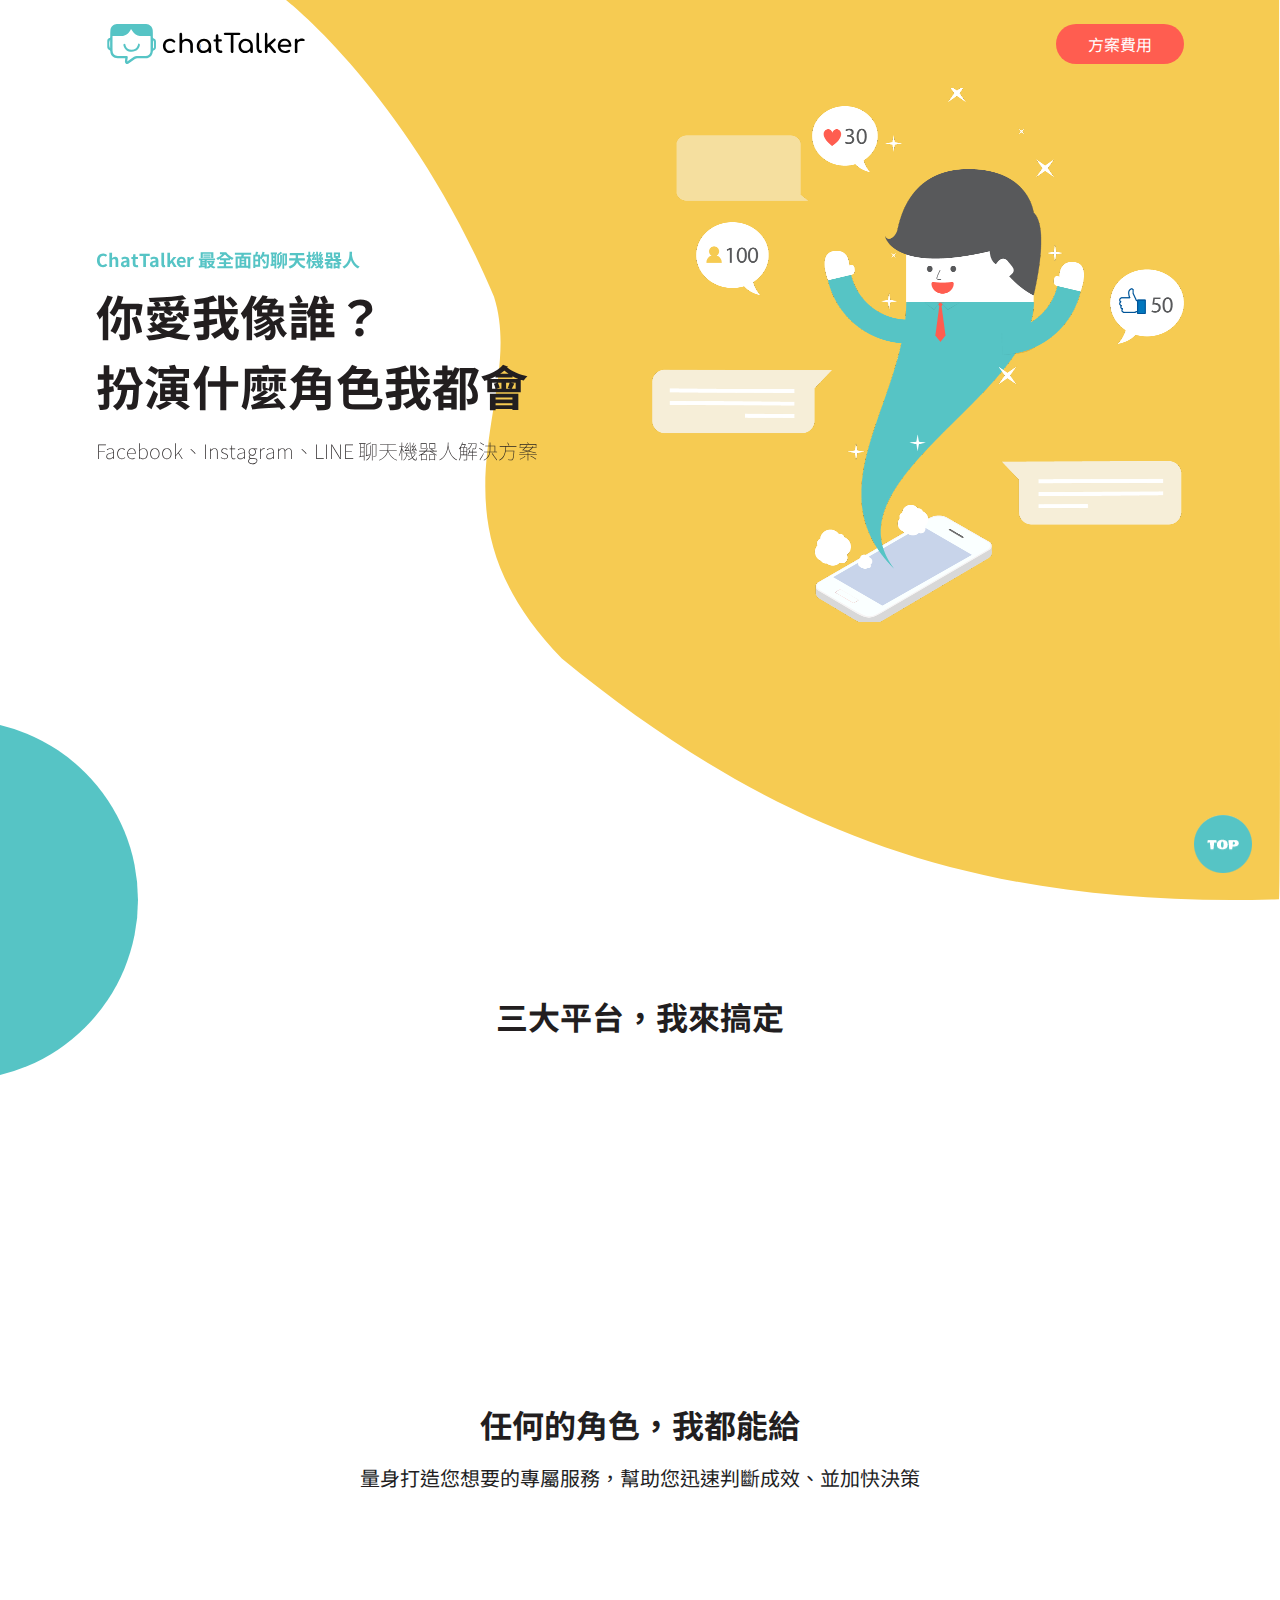
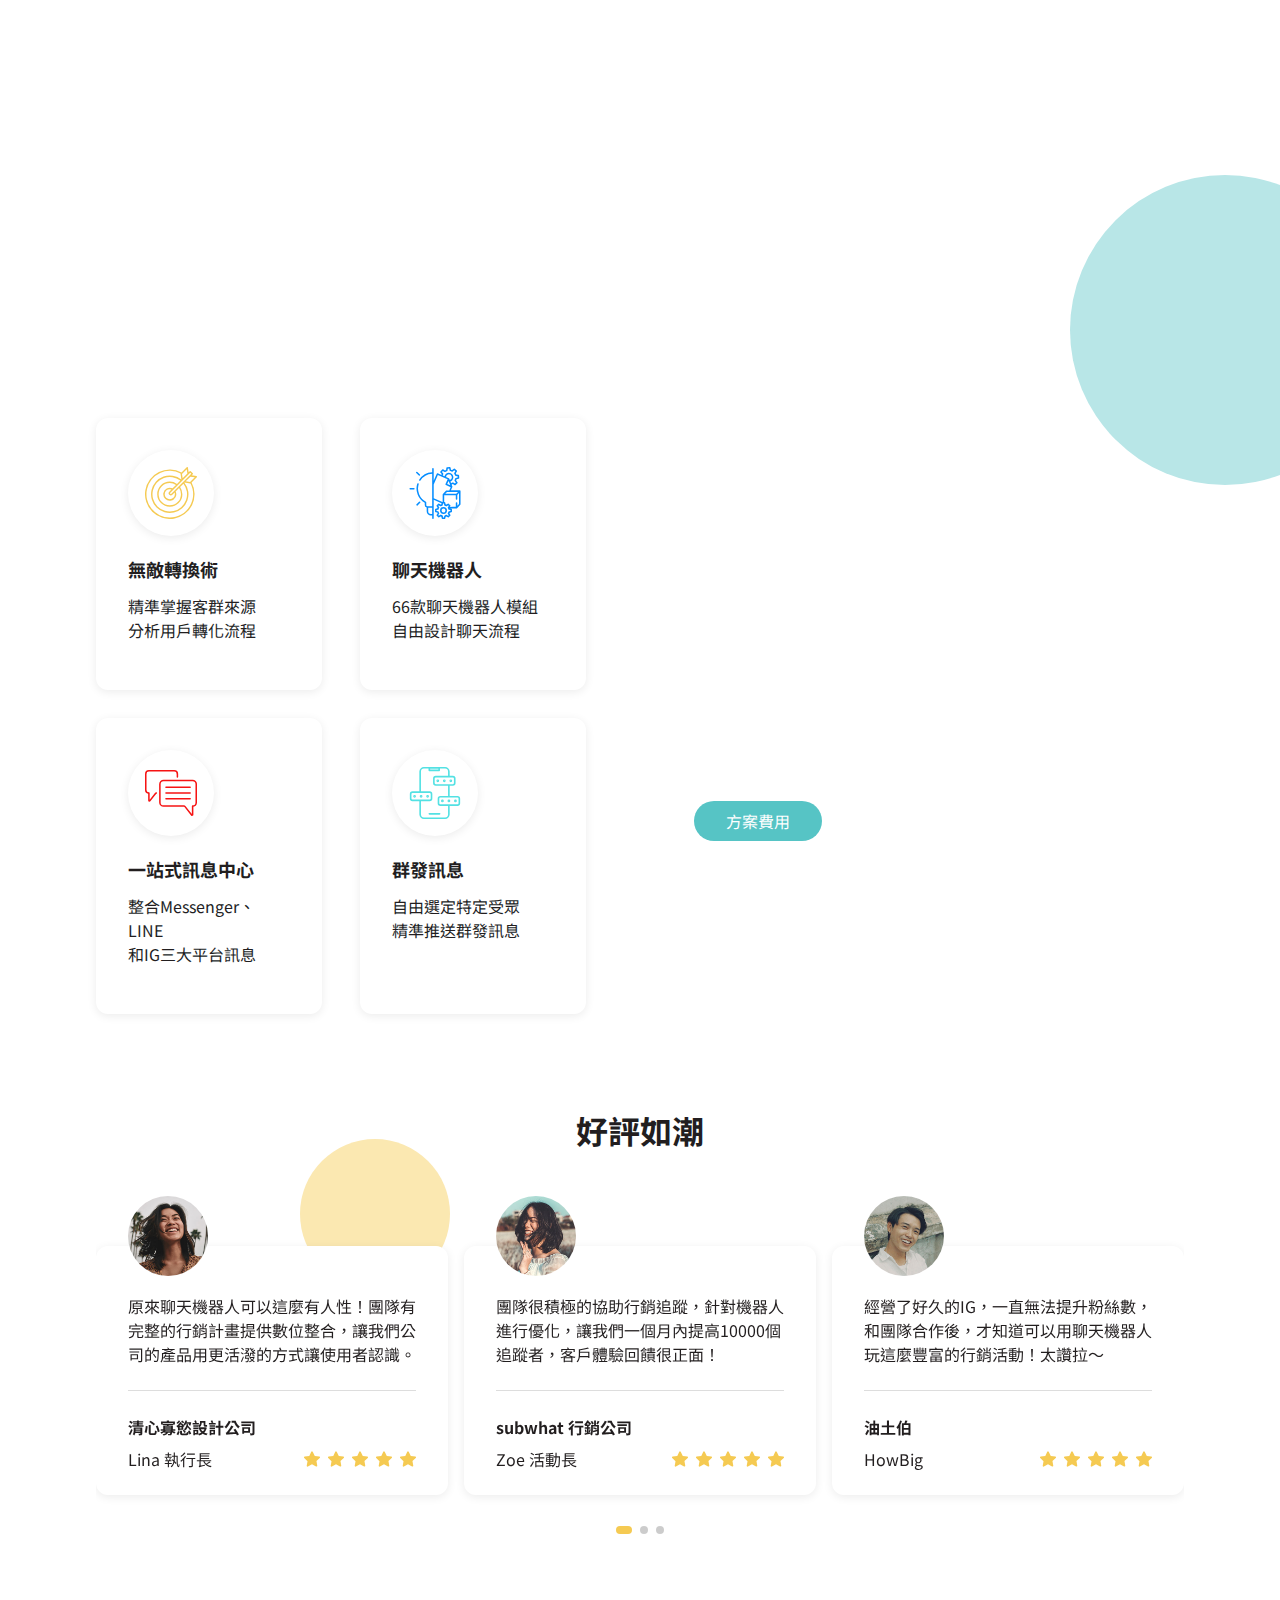
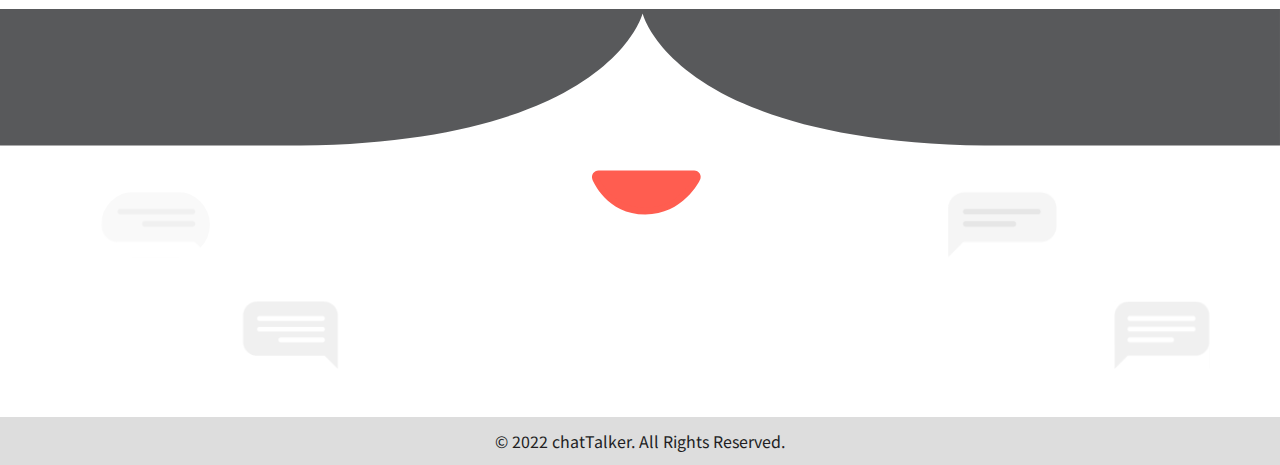
<file: index.html>
<!DOCTYPE html>
<html lang="en">
<head>
    <meta charset="UTF-8">
    <meta http-equiv="X-UA-Compatible" content="IE=edge">
    <meta name="viewport" content="width=device-width, initial-scale=1.0">
    <link rel="shortcut icon" href="img/card01.png" type="image/x-icon">
    <link
        rel="stylesheet"
        href="https://unpkg.com/swiper@8/swiper-bundle.min.css"
    />
    <link href="https://unpkg.com/aos@2.3.1/dist/aos.css" rel="stylesheet">
    <link rel="stylesheet" href="css/all.css">
    <title>ChatBot</title>
</head>
<body>
    <a id="toTop" href="#" class="top-btn"></a>
    <header id="header">
        <img class="bg_home" src="img/bg_home.svg" alt="bg_home">

        <div class="yellow-border">
            <div class="container navbar">
                <h1>
                    <a href="index.html">
                        <img class="logo" src="img/logo.svg" alt="logo">
                    </a>
                </h1>
                <a class="btn btn-red" href="price.html">方案費用</a>
            </div>
        </div>
        <div class="container banner">
            <section>
                <h4 data-aos="fade-down" data-aos-delay="300" class="fs-18 text-primary fw-bold">ChatTalker 最全面的聊天機器人</h4>
                <h2 data-aos="fade-right" class="fs-x3 fw-bold">你愛我像誰？<br>扮演什麼角色我都會</ㄘ>
                <h3 data-aos="fade-up" data-aos-delay="500" class="fs-20">Facebook、Instagram、LINE 聊天機器人解決方案</span>
            </section>
            <div data-aos="fade-left" class="banner-img">
                <img class="mobile-banner" src="img/mobile_banner.svg" alt="mobile_banner">
                <img src="img/home.png" alt="home">
            </div>
        </div>
    </header>

    <main>
        <div class="ball-01"></div>
        <div class="ball-02"></div>
        <div class="ball-03"></div>
        <section class="container platform">
            <h2 class="fs-x2 text-center fw-bold">三大平台，我來搞定</h2>
            <ul>
                <li data-aos="fade-up">
                    <img src="img/messenger.png" alt="Facebook Messenger">
                    <h3 class="fs-x15 fw-bold">Facebook Messenger</h3>
                    <p class="text-gray text-center">結合粉絲專頁，提高粉絲互動率<br>有效經營品牌社群</p>
                </li>
                <li data-aos="fade-up" data-aos-delay="200">
                    <img src="img/line.png" alt="LINE 官方帳號">
                    <h3 class="fs-x15 fw-bold">LINE 官方帳號</h3>
                    <p class="text-gray text-center">融入日常生活，精準傳遞品牌資訊<br>打造個人化專屬服務</p>
                </li>
                <li data-aos="fade-up" data-aos-delay="400">
                    <img src="img/instagram.png" alt="Instagram 商業帳號">
                    <h3 class="fs-x15 fw-bold">Instagram 商業帳號</h3>
                    <p class="text-gray text-center">貼近粉絲，提升品牌自然聲量<br>行銷、抽獎一站完成</p>
                </li>
            </ul>
        </section>

        <section class="container serve">
            <h2 class="fs-x2 fw-bold text-center">任何的角色，我都能給</h2>
            <p class="fs-20 text-center">量身打造您想要的專屬服務，幫助您迅速判斷成效、並加快決策</p>
            <ul>
                <li data-aos="flip-left">
                    <img src="img/card01.png" alt="活動主">
                    <h3 class="text-center fw-bold text-primary">活動主</h3>
                    <p class="text-center">用戶數位足跡掌握在手<br>精準取得客戶輪廓，提供分析</p>
                </li>
                <li data-aos="flip-left" data-aos-delay="200">
                    <img src="img/card02.png" alt="創作者">
                    <h3 class="text-center fw-bold text-primary">創作者</h3>
                    <p class="text-center">自由設計互動腳本<br>輕鬆整合各項數據</p>
                </li>
                <li data-aos="flip-left" data-aos-delay="400">
                    <img src="img/card03.png" alt="企業品牌">
                    <h3 class="text-center fw-bold text-primary">企業品牌</h3>
                    <p class="text-center">多元資料整合，做出服務差異化 幫助企業加速決策</p>
                </li>
                <li data-aos="flip-left" data-aos-delay="600">
                    <img src="img/card04.png" alt="其他">
                    <h3 class="text-center fw-bold text-primary">其他</h3>
                    <p class="text-center">創造更多可能...</p>
                </li>
            </ul>
        </section>

        <section class="container info">
            <ul>
                <li>
                    <div class="circle">
                        <img src="img/info01.svg" alt="info01">
                    </div>
                    <h3 class="fs-18">無敵轉換術</h3>
                    <p>精準掌握客群來源<br>分析用戶轉化流程</p>
                </li>
                <li>
                    <div class="circle">
                        <img src="img/info02.svg" alt="info01">
                    </div>
                    <h3 class="fs-18">聊天機器人</h3>
                    <p>66款聊天機器人模組<br>自由設計聊天流程</p>
                </li>
                <li>
                    <div class="circle">
                        <img src="img/info03.svg" alt="info01">
                    </div>
                    <h3 class="fs-18">一站式訊息中心</h3>
                    <p>整合Messenger、LINE<br>和IG三大平台訊息</p>
                </li>
                <li>
                    <div class="circle">
                        <img src="img/info04.svg" alt="info01">
                    </div>
                    <h3 class="fs-18">群發訊息</h3>
                    <p>自由選定特定受眾<br>精準推送群發訊息</p>
                </li>

            </ul>
            <div>
                <h2 data-aos="fade-down" class="fs-x2 fw-bold">快速了解客戶輪廓<br>建立品牌流量池</h2>
                <p data-aos="fade-up" data-aos-duration="1000" class="fs-18">深入用戶日常，成為用戶貼身好友<br>精準傳遞品牌資訊，打造個人化專屬服務<br>不知不覺深入用戶生活，成為用戶貼心的好朋朋:D
                </p>
                <a class="btn btn-primary" href="price.html">方案費用</a>
            </div>
        </section>

        <section class="container comment">
            <h2 class="fs-x2 text-center">好評如潮</h2>
            <div class="swiper">
                <ul class="swiper-wrapper">
                    <!-- Slides -->
                    <li class="swiper-slide">
                        <div class="user-card">
                            <img class="user-img" src="img/user01.jpg" alt="user01">
                            <p>原來聊天機器人可以這麼有人性！團隊有完整的行銷計畫提供數位整合，讓我們公司的產品用更活潑的方式讓使用者認識。
                            </p>
                            <h3>清心寡慾設計公司</h3>
                            <div class="user">
                                <span>Lina 執行長</span>
                                <div class="start">
                                    <img src="img/icon_star.svg" alt="star">
                                    <img src="img/icon_star.svg" alt="star">
                                    <img src="img/icon_star.svg" alt="star">
                                    <img src="img/icon_star.svg" alt="star">
                                    <img src="img/icon_star.svg" alt="star">
                                </div>
                            </div>
                        </div>
                    </li>
                    <li class="swiper-slide">
                        <div class="user-card">
                            <img class="user-img" src="img/user02.jpg" alt="user01">
                            <p>團隊很積極的協助行銷追蹤，針對機器人進行優化，讓我們一個月內提高10000個追蹤者，客戶體驗回饋很正面！
                            </p>
                            <h3>subwhat 行銷公司</h3>
                            <div class="user">
                                <span>Zoe 活動長</span>
                                <div class="start">
                                    <img src="img/icon_star.svg" alt="star">
                                    <img src="img/icon_star.svg" alt="star">
                                    <img src="img/icon_star.svg" alt="star">
                                    <img src="img/icon_star.svg" alt="star">
                                    <img src="img/icon_star.svg" alt="star">
                                </div>
                            </div>
                        </div>
                    </li>
                    <li class="swiper-slide">
                        <div class="user-card">
                            <img class="user-img" src="img/user03.jpg" alt="user01">
                            <p>經營了好久的IG，一直無法提升粉絲數，和團隊合作後，才知道可以用聊天機器人玩這麼豐富的行銷活動！太讚拉～
                            </p>
                            <h3>油土伯</h3>
                            <div class="user">
                                <span>HowBig</span>
                                <div class="start">
                                    <img src="img/icon_star.svg" alt="star">
                                    <img src="img/icon_star.svg" alt="star">
                                    <img src="img/icon_star.svg" alt="star">
                                    <img src="img/icon_star.svg" alt="star">
                                    <img src="img/icon_star.svg" alt="star">
                                </div>
                            </div>
                        </div>
                    </li>
                </ul>
                <div class="swiper-pagination"></div>
            </div>
        </section>
    </main>

    <footer>
        <div data-aos="zoom-in" class="container footer-banner">
            <h2 class="fs-x2">\ 美好用戶體驗，從對話開始 /</h2>
            <a class="btn btn-primary" href="price.html">方案費用</a>
        </div>
        <p>© 2022 chatTalker. All Rights Reserved.</p>
    </footer>
    <script src="https://code.jquery.com/jquery-3.6.0.js" integrity="sha256-H+K7U5CnXl1h5ywQfKtSj8PCmoN9aaq30gDh27Xc0jk=" crossorigin="anonymous"></script>
    <script src="https://unpkg.com/swiper@8/swiper-bundle.min.js"></script>
    <script src="https://unpkg.com/aos@2.3.1/dist/aos.js"></script>
    <script src="js/all.js"></script>
</body>
</html>
</file>
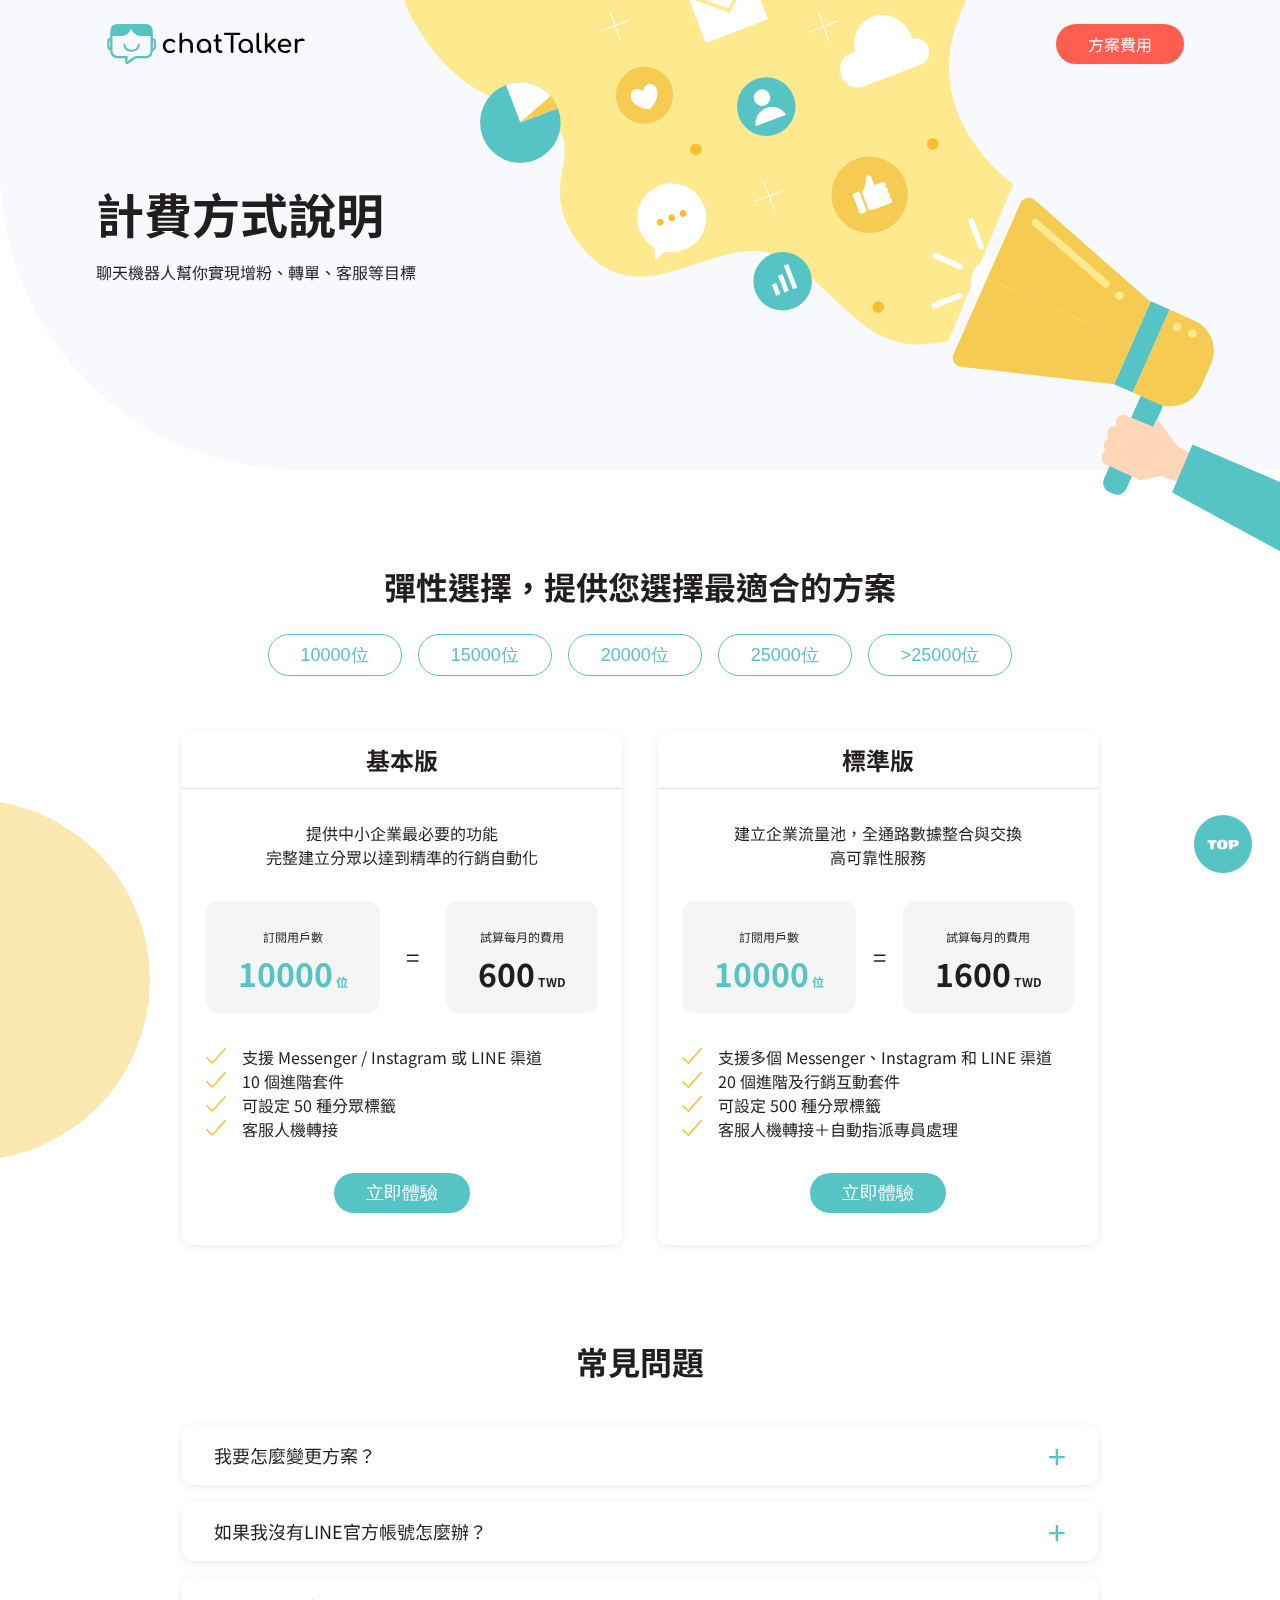
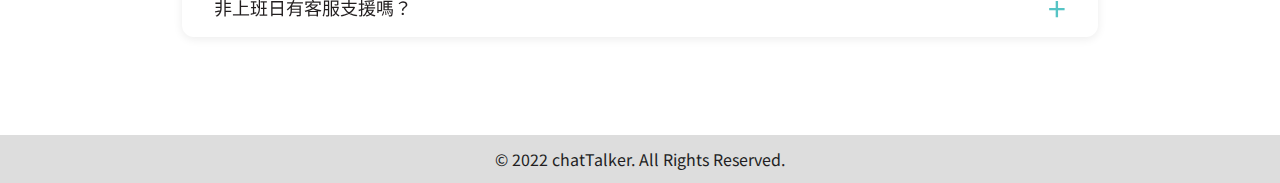
<file: price.html>
<!DOCTYPE html>
<html lang="en">
<head>
    <meta charset="UTF-8">
    <meta http-equiv="X-UA-Compatible" content="IE=edge">
    <meta name="viewport" content="width=device-width, initial-scale=1.0">
    <link rel="shortcut icon" href="img/card01.png" type="image/x-icon">

    <link href="https://unpkg.com/aos@2.3.1/dist/aos.css" rel="stylesheet">
    <link rel="stylesheet" href="css/all.css">
    <title>ChatBot 方案費用</title>
</head>
<body>
    <a id="toTop" href="#" class="top-btn"></a>
    <div class="price-banner">
        <div data-aos="fade-left" class="banner-img"></div>
        <div class="mobile-banner-img"></div>
    </div>
    <div class="price-ball"></div>
    <header class="price-header" id="header">
        <div class="yellow-border">
            <div class="container navbar">
                <h1>
                    <a href="index.html">
                        <img class="logo" src="img/logo.svg" alt="logo">
                    </a>
                </h1>
                <a class="btn btn-red" href="price.html">方案費用</a>
            </div>
        </div>

        <section class="container">
            <h2 data-aos="fade-right" class="fs-x3 fw-bold">計費方式說明</h2>
            <p data-aos="fade-right" data-aos-delay="300">聊天機器人幫你實現增粉、轉單、客服等目標</p>
        </section>

    </header>


    <main> 
        <section class="min-container case">
            <h2 class="fs-x2 fw-bold text-center">彈性選擇，提供您選擇最適合的方案</h2>
            <div class="case-select">
                <button class="btn btn-outline-primary fs-18 caseBtn">10000位</button>
                <button class="btn btn-outline-primary fs-18 caseBtn">15000位</button>
                <button class="btn btn-outline-primary fs-18 caseBtn">20000位</button>
                <button class="btn btn-outline-primary fs-18 caseBtn">25000位</button>
                <button class="btn btn-outline-primary fs-18 caseBtn">>25000位</button>
            </div>
            <div class="case-card">
                <div class="card">
                    <h3 class="fs-x15 fw-bold text-center">基本版</h3>
                    <p class="text-center">提供中小企業最必要的功能<br>完整建立分眾以達到精準的行銷自動化</p>
                    <div class="card-info">
                        <section class="information">
                            <p class="fs-12">訂閱用戶數</p>
                            <h4 id="peopleCount" class="text-primary">10000<span class="fs-12">&nbsp;位</span></h4>
                        </section>
                        <div class="fs-x15">=</div>
                        <section class="information">
                            <p class="fs-12">試算每月的費用</p>
                            <h4 id="priceCount">600<span class="fs-12">&nbsp;TWD</span></h4>
                        </section>
                    </div>
    
                    <ul>
                        <li>支援 Messenger / Instagram 或 LINE 渠道</li>
                        <li>10 個進階套件</li>
                        <li>可設定 50 種分眾標籤</li>
                        <li>客服人機轉接</li>
                    </ul>
    
                    <div class="text-center">
                        <button class="btn btn-primary fs-18">立即體驗</button>
                    </div>
                </div>

                <div class="card">
                    <h3 class="fs-x15 fw-bold text-center">標準版</h3>
                    <p class="text-center">建立企業流量池，全通路數據整合與交換<br>高可靠性服務</p>
                    <div class="card-info">
                        <section class="information">
                            <p class="fs-12">訂閱用戶數</p>
                            <h4 id="peopleCountPlus" class="text-primary">10000<span class="fs-12">&nbsp;位</span></h4>
                        </section>
                        <div class="fs-x15">=</div>
                        <section class="information">
                            <p class="fs-12">試算每月的費用</p>
                            <h4 id="priceCountPlus">1600<span class="fs-12">&nbsp;TWD</span></h4>
                        </section>
                    </div>
    
                    <ul>
                        <li>支援多個 Messenger、Instagram 和 LINE 渠道</li>
                        <li>20 個進階及行銷互動套件</li>
                        <li>可設定 500 種分眾標籤</li>
                        <li>客服人機轉接＋自動指派專員處理</li>
                    </ul>
    
                    <div class="text-center">
                        <button class="btn btn-primary fs-18">立即體驗</button>
                    </div>
                </div>
            </div>
        </section>


        <section class="min-container question">
            <h2 class="fs-x2 fw-bold text-center">常見問題</h2>
            <ul>
                <li>
                    <h3 class="fs-18 fw-bold qaTitle">我要怎麼變更方案？<span class="qa-toggle">+</span></h3>
                    <p class="qaContent">請聯絡您的業務專員修改訂閱方案，我們將為您進行變更流程。</p>
                </li>
                <li>
                    <h3 class="fs-18 fw-bold qaTitle">如果我沒有LINE官方帳號怎麼辦？<span class="qa-toggle">+</span></h3>
                    <p class="qaContent">沒關係的，只要您是我們任何一個方案的夥伴，我們的專員可以協助辦理哦！</p>
                </li>
                <li>
                    <h3 class="fs-18 fw-bold qaTitle">非上班日有客服支援嗎？<span class="qa-toggle">+</span></h3>
                    <p class="qaContent">當然哦！我們錢都收了，不會拋棄你的！<br>請您直接來我們公司，我們假日也都在辦公室。</p>
                </li>
            </ul>
        </section>
    </main>

    
    <footer>
        <p>© 2022 chatTalker. All Rights Reserved.</p>
    </footer>

    <script src="https://code.jquery.com/jquery-3.6.0.js" integrity="sha256-H+K7U5CnXl1h5ywQfKtSj8PCmoN9aaq30gDh27Xc0jk=" crossorigin="anonymous"></script>
    <script src="https://unpkg.com/aos@2.3.1/dist/aos.js"></script>
    <script src="js/price.js"></script>
</body>
</html>
</file>
<file: css/all.css>
/* http://meyerweb.com/eric/tools/css/reset/ */
/* v1.0 | 20080212 */
@import url("https://fonts.googleapis.com/css2?family=Noto+Sans+TC&display=swap");
html, body, div, span, applet, object, iframe,
h1, h2, h3, h4, h5, h6, p, blockquote, pre,
a, abbr, acronym, address, big, cite, code,
del, dfn, em, font, img, ins, kbd, q, s, samp,
small, strike, strong, sub, sup, tt, var,
b, u, i, center,
dl, dt, dd, ol, ul, li,
fieldset, form, label, legend,
table, caption, tbody, tfoot, thead, tr, th, td {
  margin: 0;
  padding: 0;
  border: 0;
  outline: 0;
  font-size: 100%;
  vertical-align: baseline;
  background: transparent;
}

body {
  line-height: 1;
}

ol, ul {
  list-style: none;
}

blockquote, q {
  quotes: none;
}

blockquote:before, blockquote:after,
q:before, q:after {
  content: "";
  content: none;
}

/* remember to define focus styles! */
:focus {
  outline: 0;
}

/* remember to highlight inserts somehow! */
ins {
  text-decoration: none;
}

del {
  text-decoration: line-through;
}

/* tables still need 'cellspacing="0"' in the markup */
table {
  border-collapse: collapse;
  border-spacing: 0;
}

body {
  font-size: 16px;
  color: #221E1F;
  font-family: "Noto Sans TC", sans-serif;
}

.top-btn {
  background-image: url("../img/top.png");
  background-repeat: no-repeat;
  width: 70px;
  height: 70px;
  border-radius: 50%;
  position: fixed;
  right: 2vh;
  bottom: 2vh;
  z-index: 2;
  outline: none;
}
@media (max-width: 768px) {
  .top-btn {
    background-size: cover;
    width: 60px;
    height: 60px;
  }
}

.border {
  border: 1px solid #000;
}

.container {
  max-width: 1088px;
  margin: 0 auto;
}
@media (max-width: 992px) {
  .container {
    margin: 0px 20px;
  }
}

.fs-12 {
  font-size: 12px;
}

.fs-18 {
  font-size: 18px;
}

.fs-20 {
  font-size: 20px;
}

.fs-x15 {
  font-size: 24px;
}

.fs-x2 {
  font-size: 32px;
}

.fs-x3 {
  font-size: 48px;
}

.text-primary {
  color: #56C4C5;
}

.text-dark {
  color: #221E1F;
}

.text-gray {
  color: #747474;
}

.fw-bold {
  font-weight: bold;
}

.text-center {
  text-align: center;
}

@media (max-width: 768px) {
  .fs-x15 {
    font-size: 18px;
  }

  .fs-x2 {
    font-size: 28px;
  }
}
.btn {
  padding: 8px 32px;
  text-decoration: none;
  border-radius: 22px;
  line-height: 24px;
  color: #fff;
  border: 0;
  cursor: pointer;
}

.btn-red {
  background-color: #FF5D50;
}

.btn-primary {
  background-color: #56C4C5;
}

.btn-red:hover {
  background-color: #ff8379;
  -webkit-transition: 0.3s;
  transition: 0.3s;
}

.btn-primary:hover {
  background-color: #74cfcf;
  -webkit-transition: 0.3s;
  transition: 0.3s;
}

.btn-outline-primary {
  border: 1px solid #56C4C5;
  color: #56C4C5;
  background-color: #fff;
}
.btn-outline-primary:hover {
  background-color: #56C4C5;
  color: #fff;
}

.btn-active-primary {
  background-color: #56C4C5;
  color: #fff;
}

header {
  height: 100vh;
  position: relative;
}
header .bg_home {
  position: absolute;
  top: 0;
  right: 0;
  z-index: -1;
  height: 100vh;
}
@media (max-width: 768px) {
  header .bg_home {
    display: none;
  }
}
@media (max-width: 768px) {
  header .yellow-border {
    border-bottom: 2px solid #F5CA52;
  }
}
header .navbar {
  display: -webkit-box;
  display: -ms-flexbox;
  display: flex;
  -webkit-box-pack: justify;
      -ms-flex-pack: justify;
          justify-content: space-between;
  -webkit-box-align: center;
      -ms-flex-align: center;
          align-items: center;
  padding: 24px 0px;
}
header .navbar a {
  display: block;
}
header .navbar a .logo {
  width: 220px;
  height: 40px;
  display: block;
}
@media (max-width: 576px) {
  header .navbar a .logo {
    width: 150px;
  }
}
header .banner {
  display: -webkit-box;
  display: -ms-flexbox;
  display: flex;
  -webkit-box-pack: justify;
      -ms-flex-pack: justify;
          justify-content: space-between;
  -webkit-box-align: center;
      -ms-flex-align: center;
          align-items: center;
  padding: 0px 24px;
}
@media (max-width: 992px) {
  header .banner {
    -ms-flex-wrap: wrap;
        flex-wrap: wrap;
    -webkit-box-pack: center;
        -ms-flex-pack: center;
            justify-content: center;
    padding-top: 32px;
  }
}
header .banner section h4 {
  margin-bottom: 8px;
  line-height: 26px;
}
header .banner section h2 {
  line-height: 70px;
}
header .banner section h3 {
  margin-top: 16px;
  line-height: 29px;
  font-weight: lighter;
}
@media (max-width: 768px) {
  header .banner section h3 {
    line-height: 24px;
    font-size: 16px;
  }
  header .banner section h1 {
    line-height: 46px;
    font-size: 32px;
  }
  header .banner section h2 {
    line-height: 24px;
    font-size: 16px;
  }
}
header .banner .banner-img {
  position: relative;
}
header .banner .banner-img img {
  width: 100%;
  height: 100%;
}
header .banner .banner-img .mobile-banner {
  display: none;
}
@media (max-width: 768px) {
  header .banner .banner-img .mobile-banner {
    display: block;
    position: absolute;
    bottom: -60px;
    z-index: -1;
  }
}

main {
  position: relative;
}
main .ball-01 {
  position: absolute;
  top: -180px;
  z-index: -2;
  background-image: url("../img/ball01.svg");
  background-position: right;
  background-repeat: no-repeat;
  width: 138px;
  height: 360px;
}
main .ball-02 {
  position: absolute;
  top: 850px;
  right: 0px;
  z-index: -1;
  background-image: url("../img/ball02.svg");
  background-repeat: no-repeat;
  background-position: left;
  width: 210px;
  height: 360px;
}
main .ball-03 {
  position: absolute;
  bottom: 320px;
  left: 300px;
  z-index: -1;
  background-image: url("../img/ball03.svg");
  background-repeat: no-repeat;
  width: 150px;
  height: 150px;
}
@media (max-width: 768px) {
  main .ball-01 {
    top: 60px;
    background-size: cover;
    width: 70px;
    height: 180px;
  }
  main .ball-02 {
    top: 2450px;
    background-size: cover;
    width: 80px;
    height: 135px;
  }
  main .ball-03 {
    left: 0px;
    width: 60px;
    background-position: right;
  }
}
main section {
  padding: 50px 0px;
}
main .platform h2 {
  padding-top: 50px;
}
main .platform ul {
  display: -webkit-box;
  display: -ms-flexbox;
  display: flex;
  -webkit-box-pack: justify;
      -ms-flex-pack: justify;
          justify-content: space-between;
  margin-top: 48px;
}
main .platform ul li {
  width: 25%;
  display: -webkit-box;
  display: -ms-flexbox;
  display: flex;
  -webkit-box-orient: vertical;
  -webkit-box-direction: normal;
      -ms-flex-direction: column;
          flex-direction: column;
  -webkit-box-align: center;
      -ms-flex-align: center;
          align-items: center;
}
main .platform ul li img {
  width: 90px;
  height: 90px;
}
main .platform ul li h3 {
  margin: 24px 0px;
  line-height: 35px;
}
main .platform ul li p {
  line-height: 24px;
}
@media (max-width: 768px) {
  main .platform ul {
    -webkit-box-orient: vertical;
    -webkit-box-direction: normal;
        -ms-flex-direction: column;
            flex-direction: column;
    gap: 24px;
  }
  main .platform ul li {
    width: 100%;
  }
  main .platform ul li img {
    width: 60px;
    height: 60px;
  }
  main .platform ul li h3 {
    margin: 16px 0px;
    line-height: 26px;
  }
  main .platform ul li p {
    line-height: 24px;
  }
}
main .serve h2 {
  line-height: 46px;
}
main .serve p {
  margin-top: 16px;
  line-height: 29px;
}
main .serve ul {
  margin-top: 48px;
  display: -webkit-box;
  display: -ms-flexbox;
  display: flex;
  -webkit-box-pack: justify;
      -ms-flex-pack: justify;
          justify-content: space-between;
}
main .serve ul li {
  border-radius: 12px;
  background-color: #fff;
  -webkit-box-shadow: 0px 2px 10px rgba(0, 0, 0, 0.0784313725);
          box-shadow: 0px 2px 10px rgba(0, 0, 0, 0.0784313725);
  overflow: hidden;
  width: 23.6%;
}
main .serve ul li img {
  width: 100%;
}
main .serve ul li h3 {
  margin: 16px 0px;
}
main .serve ul li p {
  margin: 0px 16px 24px 16px;
  line-height: 24px;
}
@media (max-width: 768px) {
  main .serve p {
    font-size: 18px;
  }
  main .serve ul {
    margin-top: 32px;
    -ms-flex-wrap: wrap;
        flex-wrap: wrap;
    gap: 24px;
  }
  main .serve ul li {
    width: 45%;
  }
}
@media (max-width: 576px) {
  main .serve ul {
    -webkit-box-pack: center;
        -ms-flex-pack: center;
            justify-content: center;
  }
  main .serve ul li {
    width: 70%;
  }
}
main .info {
  display: -webkit-box;
  display: -ms-flexbox;
  display: flex;
  -webkit-box-pack: justify;
      -ms-flex-pack: justify;
          justify-content: space-between;
}
main .info ul {
  width: 45%;
  display: -webkit-box;
  display: -ms-flexbox;
  display: flex;
  -webkit-box-pack: justify;
      -ms-flex-pack: justify;
          justify-content: space-between;
  -ms-flex-wrap: wrap;
      flex-wrap: wrap;
  gap: 28px;
}
main .info ul li {
  display: -webkit-box;
  display: -ms-flexbox;
  display: flex;
  -webkit-box-orient: vertical;
  -webkit-box-direction: normal;
      -ms-flex-direction: column;
          flex-direction: column;
  background: #FFFFFF 0% 0% no-repeat padding-box;
  -webkit-box-shadow: 0px 2px 10px rgba(0, 0, 0, 0.0784313725);
          box-shadow: 0px 2px 10px rgba(0, 0, 0, 0.0784313725);
  border-radius: 12px;
  width: 33%;
  padding: 32px 32px 48px;
}
main .info ul li .circle {
  width: 86px;
  height: 86px;
  background: #FFFFFF 0% 0% no-repeat padding-box;
  -webkit-box-shadow: 0px 2px 10px rgba(0, 0, 0, 0.0784313725);
          box-shadow: 0px 2px 10px rgba(0, 0, 0, 0.0784313725);
  border-radius: 50%;
  box-shadow: 0px 2px 10px rgba(0, 0, 0, 0.0784313725);
  display: -webkit-box;
  display: -ms-flexbox;
  display: flex;
  -webkit-box-pack: center;
      -ms-flex-pack: center;
          justify-content: center;
  -webkit-box-align: center;
      -ms-flex-align: center;
          align-items: center;
}
main .info ul li .circle img {
  width: 60%;
  height: 60%;
}
main .info ul li h3 {
  margin: 24px 0px 16px 0px;
}
main .info ul li p {
  line-height: 24px;
}
main .info div {
  width: 45%;
  display: -webkit-box;
  display: -ms-flexbox;
  display: flex;
  -webkit-box-orient: vertical;
  -webkit-box-direction: normal;
      -ms-flex-direction: column;
          flex-direction: column;
  -webkit-box-pack: center;
      -ms-flex-pack: center;
          justify-content: center;
  -webkit-box-align: start;
      -ms-flex-align: start;
          align-items: flex-start;
}
main .info div h2 {
  line-height: 46px;
}
main .info div p {
  margin: 16px 0px 24px 0px;
  line-height: 26px;
}
@media (max-width: 992px) {
  main .info {
    -webkit-box-orient: vertical;
    -webkit-box-direction: reverse;
        -ms-flex-direction: column-reverse;
            flex-direction: column-reverse;
    -webkit-box-pack: center;
        -ms-flex-pack: center;
            justify-content: center;
  }
  main .info ul {
    width: 100%;
    margin-top: 32px;
    -ms-flex-wrap: nowrap;
        flex-wrap: nowrap;
    gap: 16px;
  }
  main .info div {
    width: 100%;
    -webkit-box-align: center;
        -ms-flex-align: center;
            align-items: center;
  }
  main .info div h1, main .info div p {
    text-align: center;
  }
}
@media (max-width: 768px) {
  main .info ul {
    -ms-flex-wrap: wrap;
        flex-wrap: wrap;
  }
  main .info ul li {
    width: 36%;
  }
}
@media (max-width: 576px) {
  main .info ul {
    -webkit-box-orient: vertical;
    -webkit-box-direction: normal;
        -ms-flex-direction: column;
            flex-direction: column;
    -webkit-box-align: center;
        -ms-flex-align: center;
            align-items: center;
    gap: 24px;
  }
  main .info ul li {
    width: 50%;
  }
  main .info div p {
    font-size: 16px;
  }
}
main .comment .user-card {
  padding: 48px 32px 24px 32px;
  border-radius: 12px;
  line-height: 24px;
  background-color: #fff;
  -webkit-box-shadow: 0px 2px 10px rgba(0, 0, 0, 0.0784313725);
          box-shadow: 0px 2px 10px rgba(0, 0, 0, 0.0784313725);
  position: relative;
}
main .comment .user-card .user-img {
  width: 80px;
  height: 80px;
  border-radius: 50%;
  position: absolute;
  top: -50px;
}
main .comment .user-card p {
  border-bottom: 1px solid #DDDDDD;
  padding-bottom: 24px;
  margin-bottom: 24px;
}
main .comment .user-card .user {
  display: -webkit-box;
  display: -ms-flexbox;
  display: flex;
  -webkit-box-pack: justify;
      -ms-flex-pack: justify;
          justify-content: space-between;
  margin-top: 8px;
}
main .comment .user-card .user .start {
  display: -webkit-box;
  display: -ms-flexbox;
  display: flex;
  -webkit-box-align: center;
      -ms-flex-align: center;
          align-items: center;
  gap: 8px;
}
main .comment .user-card .user .start img {
  width: 16px;
  height: 16px;
}

.swiper {
  margin: 50px 0px 24px 0px;
}

.swiper-wrapper {
  padding-top: 50px;
}

.swiper-pagination-bullet-active {
  border-radius: 50px;
  width: 16px;
  background-color: #F5CA52;
  -webkit-transition: 0.2s;
  transition: 0.2s;
}

.swiper-pagination {
  position: static;
  margin-top: 24px;
}

footer {
  background-image: url("../img/home_footer.svg");
  background-size: 100%;
  background-position: top center;
  background-repeat: no-repeat;
}
footer .footer-banner {
  text-align: center;
  padding: 18% 0px 60px;
}
footer .footer-banner h2 {
  margin-bottom: 48px;
  line-height: 46px;
}
footer p {
  background-color: #DDDDDD;
  padding: 16px 0px;
  text-align: center;
}
@media (max-width: 768px) {
  footer {
    background-size: 992px auto;
  }
  footer .footer-banner {
    padding: 50% 0px 60px;
  }
  footer .footer-banner h1 {
    font-size: 24px;
  }
}

.price-banner {
  position: absolute;
  top: 0;
  right: 0;
  z-index: -2;
  background-color: #f7f9fd;
  width: 100%;
  height: 470px;
  border-radius: 0px 0px 0px 300px;
}
.price-banner .banner-img {
  position: absolute;
  top: 0;
  right: 0;
  background-image: url("../img/price_bghome.svg");
  background-repeat: no-repeat;
  background-size: 100%;
  width: 875px;
  height: 570px;
  z-index: -1;
}
.price-banner .mobile-banner-img {
  display: none;
}
@media (max-width: 576px) {
  .price-banner {
    border-radius: 0px 0px 0px 200px;
    height: 80vh;
  }
  .price-banner .banner-img {
    display: none;
  }
  .price-banner .mobile-banner-img {
    position: absolute;
    background-image: url("../img/mobile_price_bghome.svg");
    background-repeat: no-repeat;
    right: 0px;
    top: 0px;
    display: block;
    background-size: cover;
    background-position: right;
    width: 100%;
    height: 100%;
  }
}

.price-ball {
  position: absolute;
  top: 800px;
  left: 0;
  z-index: -1;
  background-image: url("../img/price_ball.svg");
  background-repeat: no-repeat;
  background-position: right;
  width: 150px;
  height: 360px;
}
@media (max-width: 576px) {
  .price-ball {
    background-size: cover;
    top: 1430px;
    width: 100px;
    height: 220px;
  }
}

.price-header {
  height: 470px;
}
@media (max-width: 768px) {
  .price-header .yellow-border {
    background-color: #fff;
  }
}
.price-header section {
  padding: 90px 0px;
}
.price-header section h2 {
  line-height: 70px;
  margin-bottom: 16px;
}
@media (max-width: 576px) {
  .price-header {
    height: 80vh;
  }
  .price-header h2 {
    font-size: 32px;
    line-height: 46px;
  }
}

.min-container {
  max-width: 916px;
  margin: 0 auto;
}
@media (max-width: 992px) {
  .min-container {
    margin: auto 16px;
  }
}

.case h2 {
  margin-top: 50px;
}
.case .case-select {
  display: -webkit-box;
  display: -ms-flexbox;
  display: flex;
  -webkit-box-pack: center;
      -ms-flex-pack: center;
          justify-content: center;
  gap: 16px;
  margin: 32px 0px 56px 0px;
  -ms-flex-wrap: wrap;
      flex-wrap: wrap;
}
@media (max-width: 576px) {
  .case .case-select {
    -ms-flex-wrap: nowrap;
        flex-wrap: nowrap;
    overflow-x: scroll;
    white-space: nowrap;
    -webkit-box-pack: start;
        -ms-flex-pack: start;
            justify-content: start;
  }
}
.case .case-card {
  display: -webkit-box;
  display: -ms-flexbox;
  display: flex;
  -webkit-box-pack: justify;
      -ms-flex-pack: justify;
          justify-content: space-between;
  -ms-flex-wrap: wrap;
      flex-wrap: wrap;
  gap: 24px;
}
@media (max-width: 992px) {
  .case .case-card {
    -webkit-box-pack: center;
        -ms-flex-pack: center;
            justify-content: center;
  }
}
.case .case-card .card {
  width: 48%;
  -webkit-box-shadow: 0px 2px 10px rgba(0, 0, 0, 0.0784313725);
          box-shadow: 0px 2px 10px rgba(0, 0, 0, 0.0784313725);
  background-color: #fff;
  border-radius: 12px;
  padding-bottom: 32px;
}
@media (max-width: 992px) {
  .case .case-card .card {
    width: 60%;
  }
}
@media (max-width: 768px) {
  .case .case-card .card {
    width: 80%;
  }
}
@media (max-width: 576px) {
  .case .case-card .card {
    width: 100%;
  }
}
.case .case-card .card h3 {
  padding: 16px 0px;
  border-bottom: 1px solid #DDDDDD;
}
@media (max-width: 576px) {
  .case .case-card .card h3 {
    font-size: 24px;
  }
}
.case .case-card .card p {
  margin: 32px 0px;
  line-height: 24px;
}
.case .case-card .card .card-info {
  display: -webkit-box;
  display: -ms-flexbox;
  display: flex;
  -webkit-box-pack: justify;
      -ms-flex-pack: justify;
          justify-content: space-between;
  -webkit-box-align: center;
      -ms-flex-align: center;
          align-items: center;
  margin: 0px 24px;
}
.case .case-card .card .card-info .information {
  text-align: center;
  background: #f5f5f5 0% 0% no-repeat padding-box;
  border-radius: 12px;
  padding: 24px 32px;
}
.case .case-card .card .card-info .information p {
  margin: 0;
}
.case .case-card .card .card-info .information h4 {
  margin-top: 8px;
  font-size: 32px;
}
@media (max-width: 576px) {
  .case .case-card .card .card-info .information {
    padding: 16px 24px;
  }
  .case .case-card .card .card-info .information h4 {
    font-size: 20px;
  }
}
.case .case-card .card ul {
  margin: 32px 24px;
  gap: 16px;
}
.case .case-card .card ul li {
  line-height: 24px;
}
@media (max-width: 576px) {
  .case .case-card .card ul li {
    font-size: 16px;
  }
}
.case .case-card .card ul li:before {
  content: url("../img/checkmark.svg");
  width: 100%;
  height: 100%;
  margin-right: 16px;
}
.case .case-card .card button {
  line-height: 24px;
}

.question ul {
  display: -webkit-box;
  display: -ms-flexbox;
  display: flex;
  -webkit-box-orient: vertical;
  -webkit-box-direction: normal;
      -ms-flex-direction: column;
          flex-direction: column;
  gap: 16px;
  margin: 48px 0px;
}
.question ul li {
  line-height: 28px;
  padding: 16px 32px;
  background-color: #fff;
  -webkit-box-shadow: 0px 2px 10px rgba(0, 0, 0, 0.0784313725);
          box-shadow: 0px 2px 10px rgba(0, 0, 0, 0.0784313725);
  border-radius: 12px;
}
.question ul li h3 {
  font-weight: normal;
  cursor: pointer;
  position: relative;
}
.question ul li h3 .qa-toggle {
  color: #56C4C5;
  font-size: 32px;
  position: absolute;
  right: 0px;
}
.question ul li p {
  color: #747474;
  line-height: 32px;
  margin-top: 16px;
}
.question ul li .qaContent {
  display: none;
}
.question ul li .quContentToggle {
  display: block;
}
</file>
